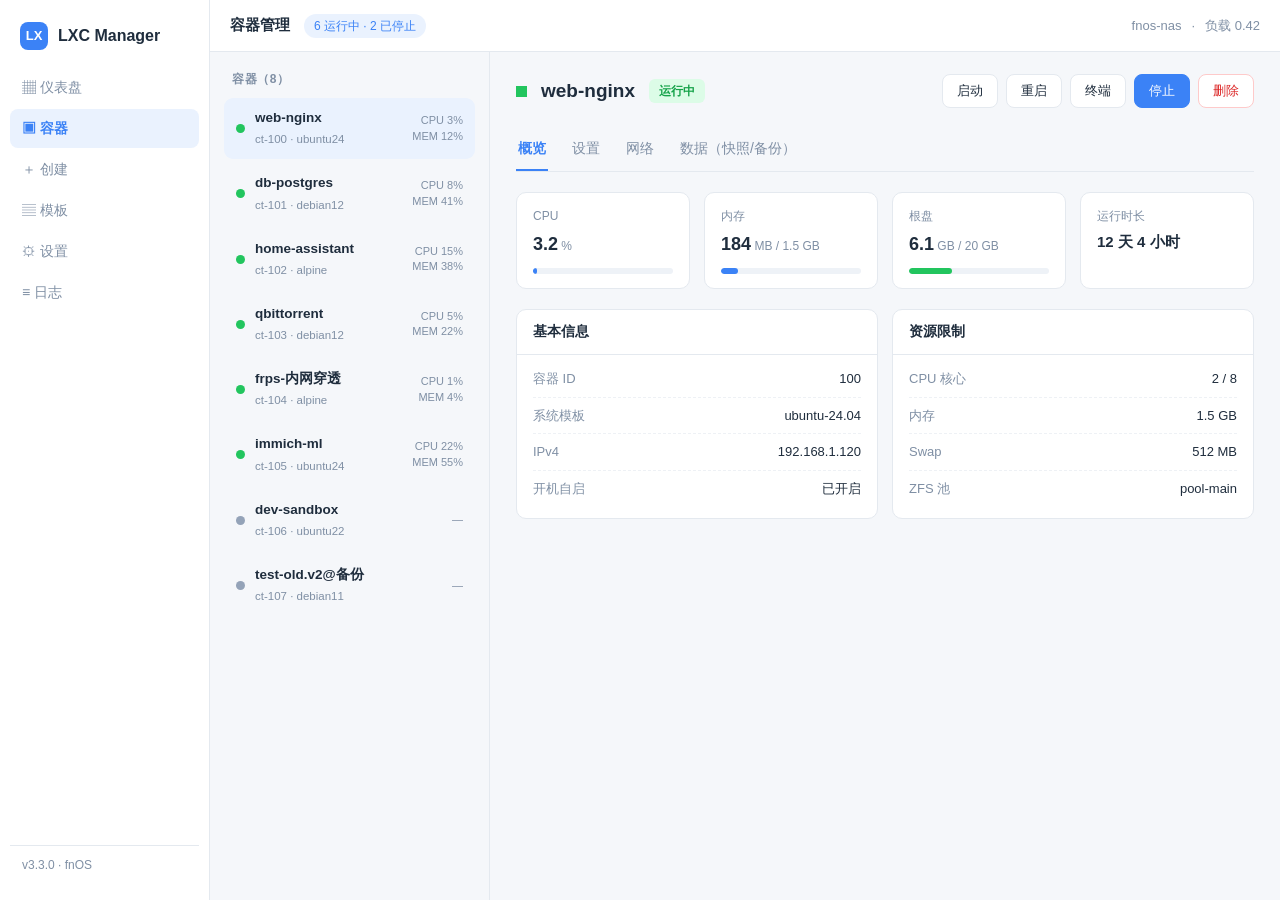
<file: docs/mockups/a-light.html>
<!DOCTYPE html>
<html lang="zh-CN">
<head>
<meta charset="UTF-8">
<title>方案A · 清爽浅色</title>
<style>
:root{
  --bg:#f5f7fa; --panel:#ffffff; --line:#e4e9ef; --txt:#1f2d3d; --sub:#7f8fa4;
  --accent:#3b82f6; --accent-soft:#eaf2fe; --ok:#22c55e; --stop:#94a3b8; --warn:#f59e0b;
  --radius:10px; --sidebar-w:210px;
}
*{margin:0;padding:0;box-sizing:border-box}
body{font:14px/1.5 -apple-system,"PingFang SC","Microsoft YaHei",sans-serif;background:var(--bg);color:var(--txt);display:flex;height:100vh}
/* 侧边栏 */
.side{width:var(--sidebar-w);background:var(--panel);border-right:1px solid var(--line);display:flex;flex-direction:column;padding:16px 10px}
.logo{display:flex;align-items:center;gap:10px;padding:6px 10px 18px;font-weight:700;font-size:16px}
.logo .dot{width:28px;height:28px;border-radius:8px;background:var(--accent);color:#fff;display:grid;place-items:center;font-size:13px}
.nav a{display:flex;align-items:center;gap:10px;padding:9px 12px;border-radius:8px;color:var(--sub);text-decoration:none;margin-bottom:2px}
.nav a.on{background:var(--accent-soft);color:var(--accent);font-weight:600}
.nav a .ico{width:16px;text-align:center}
.side .foot{margin-top:auto;padding:10px 12px;font-size:12px;color:var(--sub);border-top:1px solid var(--line)}
/* 主区 */
.main{flex:1;display:flex;flex-direction:column;min-width:0}
.topbar{height:52px;background:var(--panel);border-bottom:1px solid var(--line);display:flex;align-items:center;padding:0 20px;gap:14px}
.topbar h1{font-size:15px;font-weight:600}
.topbar .right{margin-left:auto;display:flex;gap:10px;align-items:center;font-size:13px;color:var(--sub)}
.pill{padding:3px 10px;border-radius:99px;font-size:12px;background:var(--accent-soft);color:var(--accent)}
.content{flex:1;display:flex;min-height:0}
/* 主从双栏 */
.master{width:280px;border-right:1px solid var(--line);overflow:auto;padding:14px}
.master h2{font-size:12px;color:var(--sub);font-weight:600;margin:4px 8px 10px;letter-spacing:.05em}
.ct{display:flex;align-items:center;gap:10px;padding:10px 12px;border-radius:9px;cursor:pointer;margin-bottom:4px}
.ct:hover{background:#eef2f7}
.ct.on{background:var(--accent-soft)}
.ct .st{width:9px;height:9px;border-radius:50%;flex:none}
.st.run{background:var(--ok)} .st.down{background:var(--stop)} .st.warn{background:var(--warn)}
.ct .nm{flex:1;min-width:0}
.ct .nm b{display:block;font-size:13.5px;font-weight:600;white-space:nowrap;overflow:hidden;text-overflow:ellipsis}
.ct .nm span{font-size:11.5px;color:var(--sub)}
.ct .cpu{font-size:11px;color:var(--sub);text-align:right;line-height:1.4}
/* 详情 */
.detail{flex:1;overflow:auto;padding:22px 26px}
.d-head{display:flex;align-items:center;gap:14px;margin-bottom:20px}
.d-head h2{font-size:19px}
.tag{font-size:12px;padding:3px 10px;border-radius:6px;background:#dcfce7;color:#16a34a;font-weight:600}
.tag.down{background:#f1f5f9;color:#64748b}
.btns{margin-left:auto;display:flex;gap:8px}
.btn{padding:7px 14px;border-radius:8px;border:1px solid var(--line);background:#fff;font-size:13px;color:var(--txt);cursor:pointer}
.btn.primary{background:var(--accent);border-color:var(--accent);color:#fff}
.danger{color:#dc2626!important;border-color:#fecaca!important}
.tabs{display:flex;gap:22px;border-bottom:1px solid var(--line);margin-bottom:20px}
.tabs a{padding:10px 2px;color:var(--sub);text-decoration:none;border-bottom:2px solid transparent}
.tabs a.on{color:var(--accent);border-color:var(--accent);font-weight:600}
.cards{display:grid;grid-template-columns:repeat(4,1fr);gap:14px;margin-bottom:20px}
.card{background:var(--panel);border:1px solid var(--line);border-radius:var(--radius);padding:14px 16px}
.card .k{font-size:12px;color:var(--sub);margin-bottom:6px}
.card .v{font-size:18px;font-weight:700}
.card .v small{font-size:12px;color:var(--sub);font-weight:400}
.bar{height:6px;border-radius:99px;background:#eef2f7;margin-top:10px;overflow:hidden}
.bar i{display:block;height:100%;border-radius:99px}
.grid2{display:grid;grid-template-columns:1fr 1fr;gap:14px}
.panel{background:var(--panel);border:1px solid var(--line);border-radius:var(--radius)}
.panel .ph{padding:12px 16px;border-bottom:1px solid var(--line);font-weight:600;font-size:13.5px}
.panel .pb{padding:6px 16px 12px}
.kv{display:flex;justify-content:space-between;padding:8px 0;border-bottom:1px dashed #eef1f5;font-size:13px}
.kv:last-child{border:0}
.kv .k{color:var(--sub)}
</style>
</head>
<body>
<aside class="side">
  <div class="logo"><span class="dot">LX</span>LXC Manager</div>
  <nav class="nav">
    <a href="#">▦ 仪表盘</a>
    <a class="on" href="#">▣ 容器</a>
    <a href="#">＋ 创建</a>
    <a href="#">▤ 模板</a>
    <a href="#">⚙ 设置</a>
    <a href="#">≡ 日志</a>
  </nav>
  <div class="foot">v3.3.0 · fnOS</div>
</aside>
<div class="main">
  <div class="topbar">
    <h1>容器管理</h1>
    <span class="pill">6 运行中 · 2 已停止</span>
    <div class="right"><span>fnos-nas</span><span>·</span><span>负载 0.42</span></div>
  </div>
  <div class="content">
    <div class="master">
      <h2>容器（8）</h2>
      <div class="ct on"><span class="st run"></span><div class="nm"><b>web-nginx</b><span>ct-100 · ubuntu24</span></div><div class="cpu">CPU 3%<br>MEM 12%</div></div>
      <div class="ct"><span class="st run"></span><div class="nm"><b>db-postgres</b><span>ct-101 · debian12</span></div><div class="cpu">CPU 8%<br>MEM 41%</div></div>
      <div class="ct"><span class="st run"></span><div class="nm"><b>home-assistant</b><span>ct-102 · alpine</span></div><div class="cpu">CPU 15%<br>MEM 38%</div></div>
      <div class="ct"><span class="st run"></span><div class="nm"><b>qbittorrent</b><span>ct-103 · debian12</span></div><div class="cpu">CPU 5%<br>MEM 22%</div></div>
      <div class="ct"><span class="st run"></span><div class="nm"><b>frps-内网穿透</b><span>ct-104 · alpine</span></div><div class="cpu">CPU 1%<br>MEM 4%</div></div>
      <div class="ct"><span class="st run"></span><div class="nm"><b>immich-ml</b><span>ct-105 · ubuntu24</span></div><div class="cpu">CPU 22%<br>MEM 55%</div></div>
      <div class="ct"><span class="st down"></span><div class="nm"><b>dev-sandbox</b><span>ct-106 · ubuntu22</span></div><div class="cpu">—</div></div>
      <div class="ct"><span class="st down"></span><div class="nm"><b>test-old.v2@备份</b><span>ct-107 · debian11</span></div><div class="cpu">—</div></div>
    </div>
    <div class="detail">
      <div class="d-head">
        <span class="st run" style="width:11px;height:11px"></span>
        <h2>web-nginx</h2><span class="tag">运行中</span>
        <div class="btns">
          <button class="btn">启动</button><button class="btn">重启</button>
          <button class="btn">终端</button><button class="btn primary">停止</button><button class="btn danger">删除</button>
        </div>
      </div>
      <div class="tabs"><a class="on" href="#">概览</a><a href="#">设置</a><a href="#">网络</a><a href="#">数据（快照/备份）</a></div>
      <div class="cards">
        <div class="card"><div class="k">CPU</div><div class="v">3.2<small> %</small></div><div class="bar"><i style="width:3%;background:var(--accent)"></i></div></div>
        <div class="card"><div class="k">内存</div><div class="v">184<small> MB / 1.5 GB</small></div><div class="bar"><i style="width:12%;background:var(--accent)"></i></div></div>
        <div class="card"><div class="k">根盘</div><div class="v">6.1<small> GB / 20 GB</small></div><div class="bar"><i style="width:31%;background:var(--ok)"></i></div></div>
        <div class="card"><div class="k">运行时长</div><div class="v" style="font-size:15px">12 天 4 小时</div></div>
      </div>
      <div class="grid2">
        <div class="panel"><div class="ph">基本信息</div><div class="pb">
          <div class="kv"><span class="k">容器 ID</span><span>100</span></div>
          <div class="kv"><span class="k">系统模板</span><span>ubuntu-24.04</span></div>
          <div class="kv"><span class="k">IPv4</span><span>192.168.1.120</span></div>
          <div class="kv"><span class="k">开机自启</span><span>已开启</span></div>
        </div></div>
        <div class="panel"><div class="ph">资源限制</div><div class="pb">
          <div class="kv"><span class="k">CPU 核心</span><span>2 / 8</span></div>
          <div class="kv"><span class="k">内存</span><span>1.5 GB</span></div>
          <div class="kv"><span class="k">Swap</span><span>512 MB</span></div>
          <div class="kv"><span class="k">ZFS 池</span><span>pool-main</span></div>
        </div></div>
      </div>
    </div>
  </div>
</div>
</body>
</html>
</file>
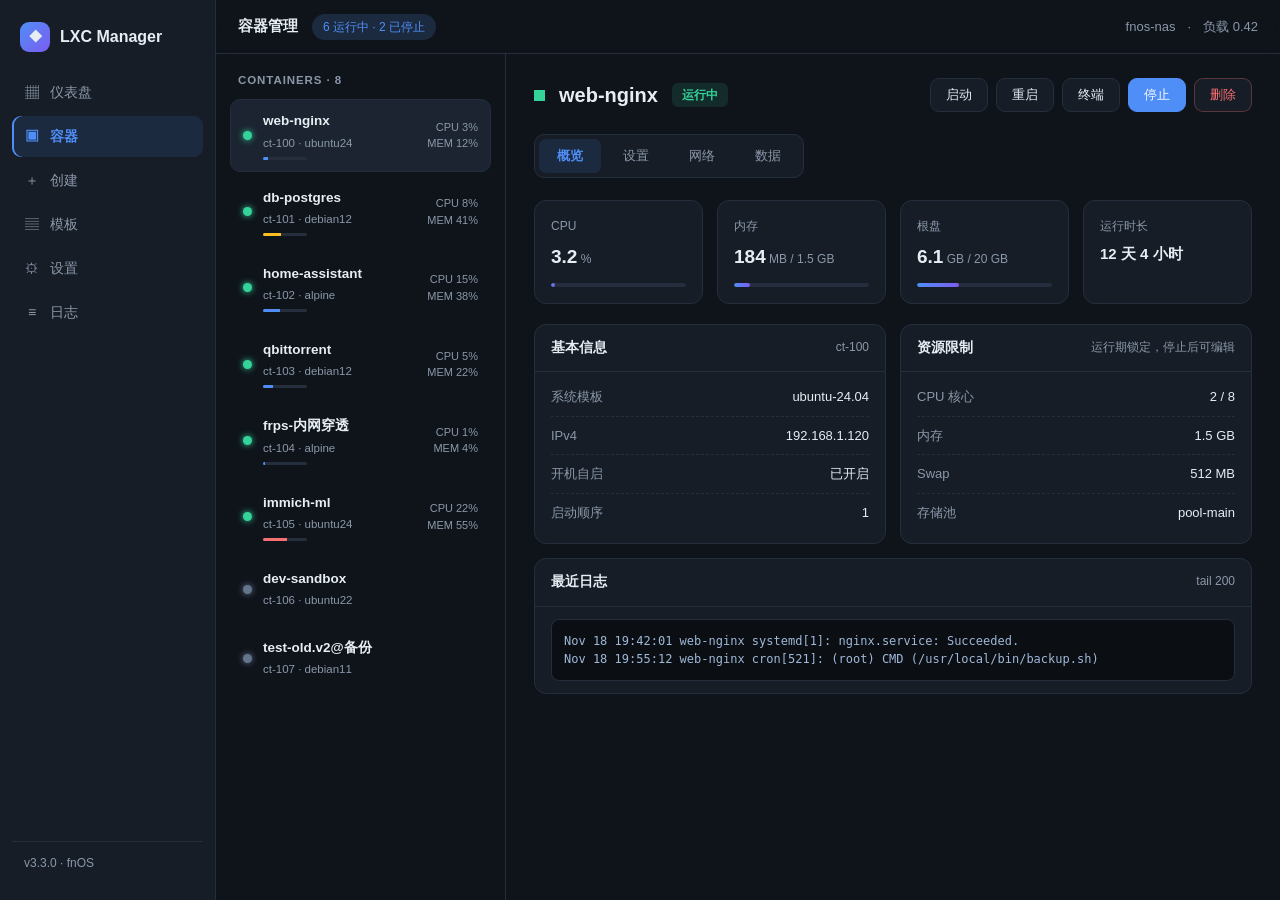
<file: docs/mockups/b-dark.html>
<!DOCTYPE html>
<html lang="zh-CN">
<head>
<meta charset="UTF-8">
<title>方案B · 深色现代</title>
<style>
:root{
  --bg:#0f141b; --panel:#161d27; --panel2:#1b2430; --line:#242e3d; --txt:#e6edf3; --sub:#8b98a9;
  --accent:#4f8ef7; --accent-soft:#1c2a3f; --ok:#34d399; --stop:#64748b; --warn:#fbbf24;
  --radius:12px; --sidebar-w:216px;
}
*{margin:0;padding:0;box-sizing:border-box}
body{font:14px/1.5 -apple-system,"PingFang SC","Microsoft YaHei",sans-serif;background:var(--bg);color:var(--txt);display:flex;height:100vh}
.side{width:var(--sidebar-w);background:var(--panel);border-right:1px solid var(--line);display:flex;flex-direction:column;padding:16px 12px}
.logo{display:flex;align-items:center;gap:10px;padding:6px 8px 20px;font-weight:700;font-size:16px}
.logo .dot{width:30px;height:30px;border-radius:9px;background:linear-gradient(135deg,#4f8ef7,#7c5cf0);display:grid;place-items:center;font-size:13px}
.nav a{display:flex;align-items:center;gap:10px;padding:10px 12px;border-radius:9px;color:var(--sub);text-decoration:none;margin-bottom:3px;transition:.15s}
.nav a:hover{background:var(--panel2);color:var(--txt)}
.nav a.on{background:var(--accent-soft);color:var(--accent);font-weight:600;box-shadow:inset 2px 0 0 var(--accent)}
.nav a .ico{width:16px;text-align:center}
.side .foot{margin-top:auto;padding:12px;font-size:12px;color:var(--sub);border-top:1px solid var(--line)}
.main{flex:1;display:flex;flex-direction:column;min-width:0}
.topbar{height:54px;background:rgba(15,20,27,.8);border-bottom:1px solid var(--line);display:flex;align-items:center;padding:0 22px;gap:14px;backdrop-filter:blur(8px)}
.topbar h1{font-size:15px;font-weight:600}
.topbar .right{margin-left:auto;display:flex;gap:12px;align-items:center;font-size:13px;color:var(--sub)}
.pill{padding:4px 11px;border-radius:99px;font-size:12px;background:var(--accent-soft);color:var(--accent)}
.content{flex:1;display:flex;min-height:0}
.master{width:290px;border-right:1px solid var(--line);overflow:auto;padding:14px}
.master h2{font-size:11.5px;color:var(--sub);font-weight:600;margin:4px 8px 10px;letter-spacing:.08em;text-transform:uppercase}
.ct{display:flex;align-items:center;gap:11px;padding:11px 12px;border-radius:10px;cursor:pointer;margin-bottom:4px;border:1px solid transparent}
.ct:hover{background:var(--panel)}
.ct.on{background:var(--panel2);border-color:var(--line)}
.ct .st{width:9px;height:9px;border-radius:50%;flex:none;box-shadow:0 0 6px currentColor}
.st.run{background:var(--ok);color:var(--ok)} .st.down{background:var(--stop);color:var(--stop)} .st.warn{background:var(--warn);color:var(--warn)}
.ct .nm{flex:1;min-width:0}
.ct .nm b{display:block;font-size:13.5px;font-weight:600;white-space:nowrap;overflow:hidden;text-overflow:ellipsis}
.ct .nm span{font-size:11.5px;color:var(--sub)}
.ct .cpu{font-size:11px;color:var(--sub);text-align:right;line-height:1.5}
.mini{width:44px;height:3px;border-radius:99px;background:var(--line);margin-top:4px;overflow:hidden}
.mini i{display:block;height:100%;background:var(--accent)}
.detail{flex:1;overflow:auto;padding:24px 28px}
.d-head{display:flex;align-items:center;gap:14px;margin-bottom:22px}
.d-head h2{font-size:20px}
.tag{font-size:12px;padding:3px 10px;border-radius:6px;background:rgba(52,211,153,.12);color:var(--ok);font-weight:600}
.tag.down{background:rgba(100,116,139,.15);color:var(--sub)}
.btns{margin-left:auto;display:flex;gap:8px}
.btn{padding:7px 15px;border-radius:9px;border:1px solid var(--line);background:var(--panel);font-size:13px;color:var(--txt);cursor:pointer}
.btn:hover{border-color:var(--accent)}
.btn.primary{background:var(--accent);border-color:var(--accent);color:#fff}
.danger{color:#f87171!important;border-color:rgba(248,113,113,.3)!important}
.tabs{display:flex;gap:4px;margin-bottom:22px;background:var(--panel);border:1px solid var(--line);border-radius:10px;padding:4px;width:fit-content}
.tabs a{padding:7px 18px;color:var(--sub);text-decoration:none;border-radius:7px;font-size:13px}
.tabs a.on{background:var(--accent-soft);color:var(--accent);font-weight:600}
.cards{display:grid;grid-template-columns:repeat(4,1fr);gap:14px;margin-bottom:20px}
.card{background:var(--panel);border:1px solid var(--line);border-radius:var(--radius);padding:16px}
.card .k{font-size:12px;color:var(--sub);margin-bottom:8px}
.card .v{font-size:19px;font-weight:700;font-variant-numeric:tabular-nums}
.card .v small{font-size:12px;color:var(--sub);font-weight:400}
.ring{height:4px;border-radius:99px;background:var(--line);margin-top:12px;overflow:hidden}
.ring i{display:block;height:100%;border-radius:99px;background:linear-gradient(90deg,var(--accent),#7c5cf0)}
.grid2{display:grid;grid-template-columns:1fr 1fr;gap:14px}
.panel{background:var(--panel);border:1px solid var(--line);border-radius:var(--radius)}
.panel .ph{padding:13px 16px;border-bottom:1px solid var(--line);font-weight:600;font-size:13.5px;display:flex;justify-content:space-between;color:var(--txt)}
.panel .ph span{color:var(--sub);font-weight:400;font-size:12px}
.panel .pb{padding:6px 16px 12px}
.kv{display:flex;justify-content:space-between;padding:9px 0;border-bottom:1px dashed var(--line);font-size:13px}
.kv:last-child{border:0}
.kv .k{color:var(--sub)}
.code{font-family:ui-monospace,monospace;font-size:12px;background:#0b0f14;border:1px solid var(--line);border-radius:8px;padding:12px;color:#9fb8d8;margin-top:6px}
</style>
</head>
<body>
<aside class="side">
  <div class="logo"><span class="dot">◆</span>LXC Manager</div>
  <nav class="nav">
    <a href="#"><span class="ico">▦</span>仪表盘</a>
    <a class="on" href="#"><span class="ico">▣</span>容器</a>
    <a href="#"><span class="ico">＋</span>创建</a>
    <a href="#"><span class="ico">▤</span>模板</a>
    <a href="#"><span class="ico">⚙</span>设置</a>
    <a href="#"><span class="ico">≡</span>日志</a>
  </nav>
  <div class="foot">v3.3.0 · fnOS</div>
</aside>
<div class="main">
  <div class="topbar">
    <h1>容器管理</h1>
    <span class="pill">6 运行中 · 2 已停止</span>
    <div class="right"><span>fnos-nas</span><span>·</span><span>负载 0.42</span></div>
  </div>
  <div class="content">
    <div class="master">
      <h2>Containers · 8</h2>
      <div class="ct on"><span class="st run"></span><div class="nm"><b>web-nginx</b><span>ct-100 · ubuntu24</span><div class="mini"><i style="width:12%"></i></div></div><div class="cpu">CPU 3%<br>MEM 12%</div></div>
      <div class="ct"><span class="st run"></span><div class="nm"><b>db-postgres</b><span>ct-101 · debian12</span><div class="mini"><i style="width:41%;background:var(--warn)"></i></div></div><div class="cpu">CPU 8%<br>MEM 41%</div></div>
      <div class="ct"><span class="st run"></span><div class="nm"><b>home-assistant</b><span>ct-102 · alpine</span><div class="mini"><i style="width:38%"></i></div></div><div class="cpu">CPU 15%<br>MEM 38%</div></div>
      <div class="ct"><span class="st run"></span><div class="nm"><b>qbittorrent</b><span>ct-103 · debian12</span><div class="mini"><i style="width:22%"></i></div></div><div class="cpu">CPU 5%<br>MEM 22%</div></div>
      <div class="ct"><span class="st run"></span><div class="nm"><b>frps-内网穿透</b><span>ct-104 · alpine</span><div class="mini"><i style="width:4%"></i></div></div><div class="cpu">CPU 1%<br>MEM 4%</div></div>
      <div class="ct"><span class="st run"></span><div class="nm"><b>immich-ml</b><span>ct-105 · ubuntu24</span><div class="mini"><i style="width:55%;background:#f87171"></i></div></div><div class="cpu">CPU 22%<br>MEM 55%</div></div>
      <div class="ct"><span class="st down"></span><div class="nm"><b>dev-sandbox</b><span>ct-106 · ubuntu22</span></div></div>
      <div class="ct"><span class="st down"></span><div class="nm"><b>test-old.v2@备份</b><span>ct-107 · debian11</span></div></div>
    </div>
    <div class="detail">
      <div class="d-head">
        <span class="st run" style="width:11px;height:11px"></span>
        <h2>web-nginx</h2><span class="tag">运行中</span>
        <div class="btns">
          <button class="btn">启动</button><button class="btn">重启</button>
          <button class="btn">终端</button><button class="btn primary">停止</button><button class="btn danger">删除</button>
        </div>
      </div>
      <div class="tabs"><a class="on" href="#">概览</a><a href="#">设置</a><a href="#">网络</a><a href="#">数据</a></div>
      <div class="cards">
        <div class="card"><div class="k">CPU</div><div class="v">3.2<small> %</small></div><div class="ring"><i style="width:3%"></i></div></div>
        <div class="card"><div class="k">内存</div><div class="v">184<small> MB / 1.5 GB</small></div><div class="ring"><i style="width:12%"></i></div></div>
        <div class="card"><div class="k">根盘</div><div class="v">6.1<small> GB / 20 GB</small></div><div class="ring"><i style="width:31%"></i></div></div>
        <div class="card"><div class="k">运行时长</div><div class="v" style="font-size:15px">12 天 4 小时</div></div>
      </div>
      <div class="grid2">
        <div class="panel"><div class="ph">基本信息<span>ct-100</span></div><div class="pb">
          <div class="kv"><span class="k">系统模板</span><span>ubuntu-24.04</span></div>
          <div class="kv"><span class="k">IPv4</span><span>192.168.1.120</span></div>
          <div class="kv"><span class="k">开机自启</span><span>已开启</span></div>
          <div class="kv"><span class="k">启动顺序</span><span>1</span></div>
        </div></div>
        <div class="panel"><div class="ph">资源限制<span>运行期锁定，停止后可编辑</span></div><div class="pb">
          <div class="kv"><span class="k">CPU 核心</span><span>2 / 8</span></div>
          <div class="kv"><span class="k">内存</span><span>1.5 GB</span></div>
          <div class="kv"><span class="k">Swap</span><span>512 MB</span></div>
          <div class="kv"><span class="k">存储池</span><span>pool-main</span></div>
        </div></div>
      </div>
      <div class="panel" style="margin-top:14px"><div class="ph">最近日志<span>tail 200</span></div><div class="pb">
        <div class="code">Nov 18 19:42:01 web-nginx systemd[1]: nginx.service: Succeeded.<br>Nov 18 19:55:12 web-nginx cron[521]: (root) CMD (/usr/local/bin/backup.sh)</div>
      </div></div>
    </div>
  </div>
</div>
</body>
</html>
</file>
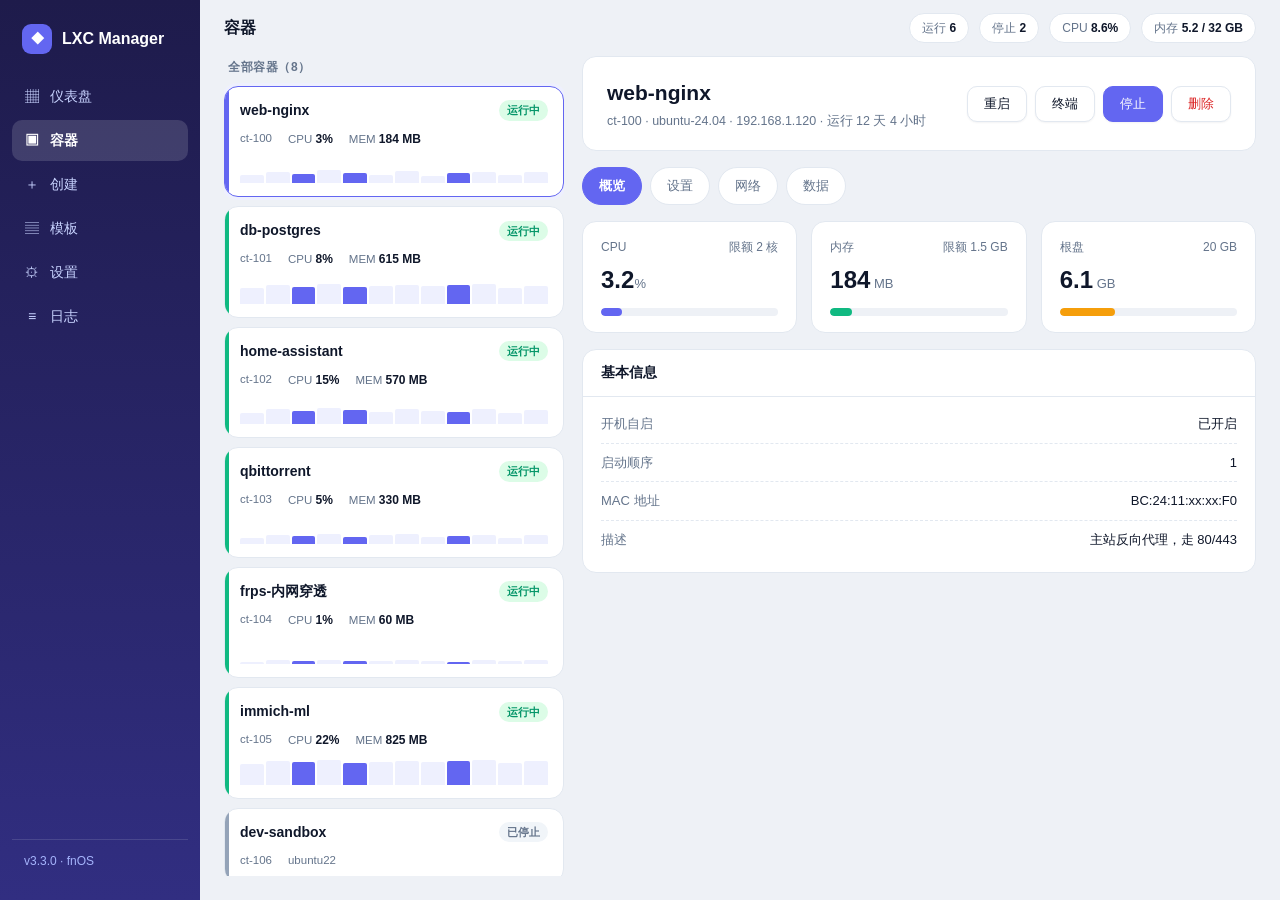
<file: docs/mockups/c-cards.html>
<!DOCTYPE html>
<html lang="zh-CN">
<head>
<meta charset="UTF-8">
<title>方案C · 卡片仪表风</title>
<style>
:root{
  --bg:#eef1f6; --panel:#ffffff; --line:#e2e8f0; --txt:#0f172a; --sub:#64748b;
  --accent:#6366f1; --accent-soft:#eef0fe; --ok:#10b981; --stop:#94a3b8; --warn:#f59e0b;
  --radius:14px; --sidebar-w:200px;
}
*{margin:0;padding:0;box-sizing:border-box}
body{font:14px/1.5 -apple-system,"PingFang SC","Microsoft YaHei",sans-serif;background:var(--bg);color:var(--txt);display:flex;height:100vh}
.side{width:var(--sidebar-w);background:linear-gradient(180deg,#1e1b4b,#312e81);color:#c7d2fe;display:flex;flex-direction:column;padding:18px 12px}
.logo{display:flex;align-items:center;gap:10px;padding:6px 10px 22px;color:#fff;font-weight:700;font-size:16px}
.logo .dot{width:30px;height:30px;border-radius:9px;background:#6366f1;display:grid;place-items:center;font-size:13px}
.nav a{display:flex;align-items:center;gap:10px;padding:10px 12px;border-radius:10px;color:#c7d2fe;text-decoration:none;margin-bottom:3px}
.nav a.on{background:rgba(255,255,255,.14);color:#fff;font-weight:600}
.nav a .ico{width:16px;text-align:center}
.side .foot{margin-top:auto;padding:12px;font-size:12px;color:#a5b4fc;border-top:1px solid rgba(255,255,255,.12)}
.main{flex:1;display:flex;flex-direction:column;min-width:0}
.topbar{height:56px;display:flex;align-items:center;padding:0 24px;gap:14px}
.topbar h1{font-size:16px;font-weight:700}
.topbar .right{margin-left:auto;display:flex;gap:10px}
.chip{padding:5px 12px;border-radius:99px;font-size:12px;background:var(--panel);border:1px solid var(--line);color:var(--sub)}
.chip b{color:var(--txt)}
.content{flex:1;display:flex;min-height:0;padding:0 24px 24px;gap:18px}
/* 左列：容器卡片流 */
.master{width:340px;overflow:auto}
.master h2{font-size:12px;color:var(--sub);font-weight:700;margin:2px 4px 10px;letter-spacing:.05em}
.ct{background:var(--panel);border:1px solid var(--line);border-radius:var(--radius);padding:13px 15px;margin-bottom:9px;cursor:pointer;position:relative;overflow:hidden}
.ct::before{content:"";position:absolute;left:0;top:0;bottom:0;width:4px;background:var(--stop)}
.ct.run::before{background:var(--ok)}
.ct.on{border-color:var(--accent);box-shadow:0 0 0 3px var(--accent-soft)}
.ct.run.on::before{background:var(--accent)}
.ct .r1{display:flex;align-items:center;gap:8px}
.ct b{font-size:14px}
.badge{margin-left:auto;font-size:11px;padding:2px 8px;border-radius:99px;background:#dcfce7;color:#059669;font-weight:600}
.badge.down{background:#f1f5f9;color:var(--sub)}
.ct .r2{display:flex;gap:16px;margin-top:9px;font-size:11.5px;color:var(--sub)}
.ct .r2 b{font-size:12px;color:var(--txt);font-variant-numeric:tabular-nums}
.spark{margin-top:9px;height:26px;display:flex;align-items:flex-end;gap:2px}
.spark i{flex:1;background:var(--accent-soft);border-radius:2px 2px 0 0}
.spark i.hi{background:var(--accent)}
/* 右列：详情 */
.detail{flex:1;overflow:auto}
.hero{background:var(--panel);border:1px solid var(--line);border-radius:var(--radius);padding:20px 24px;margin-bottom:16px;display:flex;align-items:center;gap:16px}
.hero h2{font-size:21px}
.sub{font-size:12.5px;color:var(--sub);margin-top:3px}
.btns{margin-left:auto;display:flex;gap:8px}
.btn{padding:8px 16px;border-radius:10px;border:1px solid var(--line);background:#fff;font-size:13px;color:var(--txt);cursor:pointer;box-shadow:0 1px 2px rgba(15,23,42,.05)}
.btn.primary{background:var(--accent);border-color:var(--accent);color:#fff}
.danger{color:#dc2626!important}
.tabs{display:flex;gap:8px;margin-bottom:16px}
.tabs a{padding:8px 16px;border-radius:99px;color:var(--sub);text-decoration:none;font-size:13px;background:var(--panel);border:1px solid var(--line)}
.tabs a.on{background:var(--accent);border-color:var(--accent);color:#fff;font-weight:600}
.stats{display:grid;grid-template-columns:repeat(3,1fr);gap:14px;margin-bottom:16px}
.stat{background:var(--panel);border:1px solid var(--line);border-radius:var(--radius);padding:16px 18px}
.stat .k{font-size:12px;color:var(--sub);display:flex;justify-content:space-between}
.stat .v{font-size:24px;font-weight:800;margin:6px 0 10px;font-variant-numeric:tabular-nums}
.stat .v small{font-size:13px;color:var(--sub);font-weight:500}
.big{height:8px;border-radius:99px;background:#eef1f6;overflow:hidden}
.big i{display:block;height:100%;border-radius:99px}
.panel{background:var(--panel);border:1px solid var(--line);border-radius:var(--radius);margin-bottom:14px}
.panel .ph{padding:13px 18px;border-bottom:1px solid var(--line);font-weight:600;font-size:13.5px}
.panel .pb{padding:8px 18px 14px}
.kv{display:flex;justify-content:space-between;padding:9px 0;border-bottom:1px dashed var(--line);font-size:13px}
.kv:last-child{border:0}
.kv .k{color:var(--sub)}
</style>
</head>
<body>
<aside class="side">
  <div class="logo"><span class="dot">◆</span>LXC Manager</div>
  <nav class="nav">
    <a href="#"><span class="ico">▦</span>仪表盘</a>
    <a class="on" href="#"><span class="ico">▣</span>容器</a>
    <a href="#"><span class="ico">＋</span>创建</a>
    <a href="#"><span class="ico">▤</span>模板</a>
    <a href="#"><span class="ico">⚙</span>设置</a>
    <a href="#"><span class="ico">≡</span>日志</a>
  </nav>
  <div class="foot">v3.3.0 · fnOS</div>
</aside>
<div class="main">
  <div class="topbar">
    <h1>容器</h1>
    <div class="right"><span class="chip">运行 <b>6</b></span><span class="chip">停止 <b>2</b></span><span class="chip">CPU <b>8.6%</b></span><span class="chip">内存 <b>5.2 / 32 GB</b></span></div>
  </div>
  <div class="content">
    <div class="master">
      <h2>全部容器（8）</h2>
      <div class="ct run on">
        <div class="r1"><b>web-nginx</b><span class="badge">运行中</span></div>
        <div class="r2"><span>ct-100</span><span>CPU <b>3%</b></span><span>MEM <b>184 MB</b></span></div>
        <div class="spark"><i style="height:30%"></i><i style="height:45%"></i><i style="height:35%" class="hi"></i><i style="height:50%"></i><i style="height:40%" class="hi"></i><i style="height:32%"></i><i style="height:48%"></i><i style="height:28%"></i><i style="height:38%" class="hi"></i><i style="height:42%"></i><i style="height:30%"></i><i style="height:44%"></i></div>
      </div>
      <div class="ct run">
        <div class="r1"><b>db-postgres</b><span class="badge">运行中</span></div>
        <div class="r2"><span>ct-101</span><span>CPU <b>8%</b></span><span>MEM <b>615 MB</b></span></div>
        <div class="spark"><i style="height:60%"></i><i style="height:70%"></i><i style="height:65%" class="hi"></i><i style="height:75%"></i><i style="height:62%" class="hi"></i><i style="height:68%"></i><i style="height:72%"></i><i style="height:66%"></i><i style="height:70%" class="hi"></i><i style="height:74%"></i><i style="height:61%"></i><i style="height:69%"></i></div>
      </div>
      <div class="ct run">
        <div class="r1"><b>home-assistant</b><span class="badge">运行中</span></div>
        <div class="r2"><span>ct-102</span><span>CPU <b>15%</b></span><span>MEM <b>570 MB</b></span></div>
        <div class="spark"><i style="height:40%"></i><i style="height:55%"></i><i style="height:48%" class="hi"></i><i style="height:60%"></i><i style="height:52%" class="hi"></i><i style="height:44%"></i><i style="height:58%"></i><i style="height:50%"></i><i style="height:46%" class="hi"></i><i style="height:56%"></i><i style="height:42%"></i><i style="height:54%"></i></div>
      </div>
      <div class="ct run">
        <div class="r1"><b>qbittorrent</b><span class="badge">运行中</span></div>
        <div class="r2"><span>ct-103</span><span>CPU <b>5%</b></span><span>MEM <b>330 MB</b></span></div>
        <div class="spark"><i style="height:25%"></i><i style="height:35%"></i><i style="height:30%" class="hi"></i><i style="height:40%"></i><i style="height:28%" class="hi"></i><i style="height:33%"></i><i style="height:38%"></i><i style="height:26%"></i><i style="height:31%" class="hi"></i><i style="height:36%"></i><i style="height:24%"></i><i style="height:34%"></i></div>
      </div>
      <div class="ct run">
        <div class="r1"><b>frps-内网穿透</b><span class="badge">运行中</span></div>
        <div class="r2"><span>ct-104</span><span>CPU <b>1%</b></span><span>MEM <b>60 MB</b></span></div>
        <div class="spark"><i style="height:10%"></i><i style="height:15%"></i><i style="height:12%" class="hi"></i><i style="height:18%"></i><i style="height:14%" class="hi"></i><i style="height:11%"></i><i style="height:16%"></i><i style="height:13%"></i><i style="height:9%" class="hi"></i><i style="height:17%"></i><i style="height:12%"></i><i style="height:15%"></i></div>
      </div>
      <div class="ct run">
        <div class="r1"><b>immich-ml</b><span class="badge">运行中</span></div>
        <div class="r2"><span>ct-105</span><span>CPU <b>22%</b></span><span>MEM <b>825 MB</b></span></div>
        <div class="spark"><i style="height:80%"></i><i style="height:90%"></i><i style="height:85%" class="hi"></i><i style="height:95%"></i><i style="height:82%" class="hi"></i><i style="height:88%"></i><i style="height:92%"></i><i style="height:86%"></i><i style="height:90%" class="hi"></i><i style="height:94%"></i><i style="height:81%"></i><i style="height:89%"></i></div>
      </div>
      <div class="ct"><div class="r1"><b>dev-sandbox</b><span class="badge down">已停止</span></div><div class="r2"><span>ct-106</span><span>ubuntu22</span></div></div>
      <div class="ct"><div class="r1"><b>test-old.v2@备份</b><span class="badge down">已停止</span></div><div class="r2"><span>ct-107</span><span>debian11</span></div></div>
    </div>
    <div class="detail">
      <div class="hero">
        <div><h2>web-nginx</h2><div class="sub">ct-100 · ubuntu-24.04 · 192.168.1.120 · 运行 12 天 4 小时</div></div>
        <div class="btns"><button class="btn">重启</button><button class="btn">终端</button><button class="btn primary">停止</button><button class="btn danger">删除</button></div>
      </div>
      <div class="tabs"><a class="on" href="#">概览</a><a href="#">设置</a><a href="#">网络</a><a href="#">数据</a></div>
      <div class="stats">
        <div class="stat"><div class="k"><span>CPU</span><span>限额 2 核</span></div><div class="v">3.2<small>%</small></div><div class="big"><i style="width:12%;background:var(--accent)"></i></div></div>
        <div class="stat"><div class="k"><span>内存</span><span>限额 1.5 GB</span></div><div class="v">184<small> MB</small></div><div class="big"><i style="width:12%;background:var(--ok)"></i></div></div>
        <div class="stat"><div class="k"><span>根盘</span><span>20 GB</span></div><div class="v">6.1<small> GB</small></div><div class="big"><i style="width:31%;background:var(--warn)"></i></div></div>
      </div>
      <div class="panel"><div class="ph">基本信息</div><div class="pb">
        <div class="kv"><span class="k">开机自启</span><span>已开启</span></div>
        <div class="kv"><span class="k">启动顺序</span><span>1</span></div>
        <div class="kv"><span class="k">MAC 地址</span><span>BC:24:11:xx:xx:F0</span></div>
        <div class="kv"><span class="k">描述</span><span>主站反向代理，走 80/443</span></div>
      </div></div>
    </div>
  </div>
</div>
</body>
</html>
</file>
